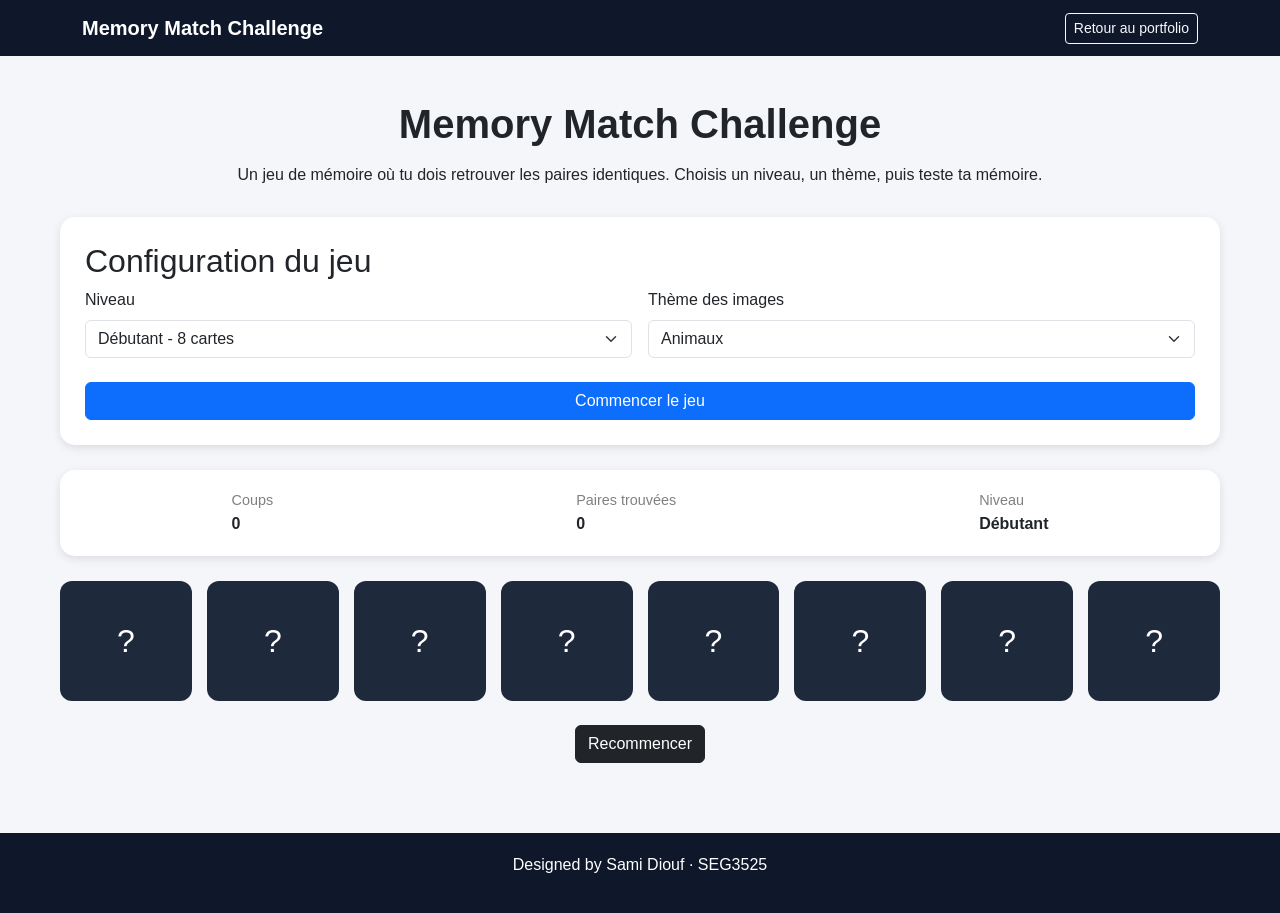
<file: memory.html>
<!DOCTYPE html>
<html lang="fr">
<head>
    <meta charset="UTF-8">
    <meta name="viewport" content="width=device-width, initial-scale=1.0">
    <title>Memory Match Challenge</title>

    <link href="https://cdn.jsdelivr.net/npm/bootstrap@5.3.3/dist/css/bootstrap.min.css" rel="stylesheet">
    <link rel="stylesheet" href="memory.css">
</head>

<body>

    <nav class="navbar navbar-expand-lg navbar-dark fixed-top">
        <div class="container">
            <a class="navbar-brand fw-bold" href="#">Memory Match Challenge</a>

            <div class="ms-auto">
                <a href="index.html" class="btn btn-outline-light btn-sm">Retour au portfolio</a>
            </div>
        </div>
    </nav>

    <main class="game-wrapper">

        <section class="intro-panel text-center">
            <h1>Memory Match Challenge</h1>
            <p>
                Un jeu de mémoire où tu dois retrouver les paires identiques.
                Choisis un niveau, un thème, puis teste ta mémoire.
            </p>
        </section>

        <section class="setup-panel">
            <h2>Configuration du jeu</h2>

            <div class="row g-3">

                <div class="col-md-6">
                    <label for="levelSelect" class="form-label">Niveau</label>
                    <select id="levelSelect" class="form-select">
                        <option value="easy">Débutant - 8 cartes</option>
                        <option value="medium">Intermédiaire - 12 cartes</option>
                        <option value="hard">Avancé - 16 cartes</option>
                    </select>
                </div>

                <div class="col-md-6">
                    <label for="themeSelect" class="form-label">Thème des images</label>
                    <select id="themeSelect" class="form-select">
                        <option value="animals">Animaux</option>
                        <option value="sports">Sports</option>
                        <option value="tech">Technologie</option>
                    </select>
                </div>

            </div>

            <button id="startBtn" class="btn btn-primary w-100 mt-4">
                Commencer le jeu
            </button>
        </section>

        <section class="stats-panel">
            <div>
                <span class="stat-label">Coups</span>
                <strong id="moves">0</strong>
            </div>

            <div>
                <span class="stat-label">Paires trouvées</span>
                <strong id="pairs">0</strong>
            </div>

            <div>
                <span class="stat-label">Niveau</span>
                <strong id="currentLevel">Débutant</strong>
            </div>
        </section>

        <section id="gameBoard" class="game-board"></section>

        <section id="messageBox" class="message-box d-none"></section>

        <section class="text-center mt-4">
            <button id="restartBtn" class="btn btn-dark">
                Recommencer
            </button>
        </section>

    </main>

    <footer>
        <p>Designed by Sami Diouf · SEG3525</p>
    </footer>

    <script src="memory.js"></script>
</body>
</html>
</file>
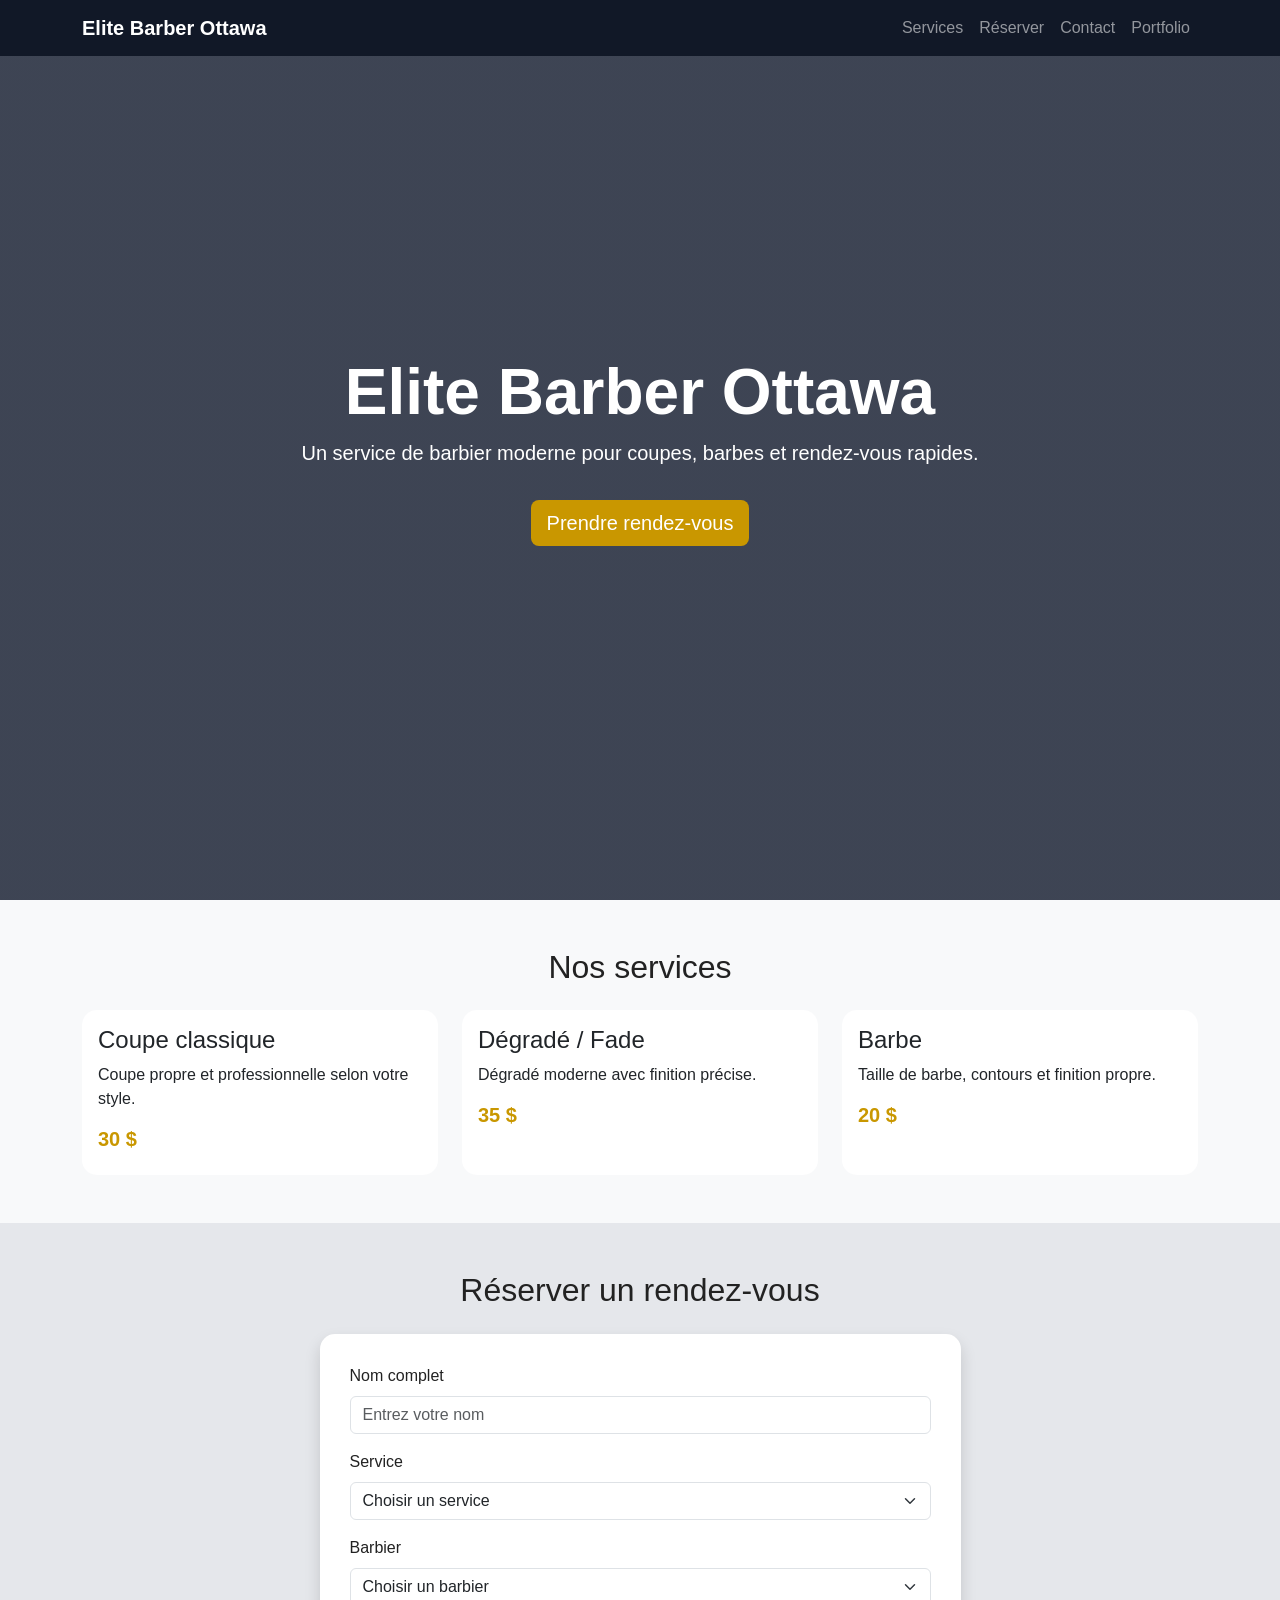
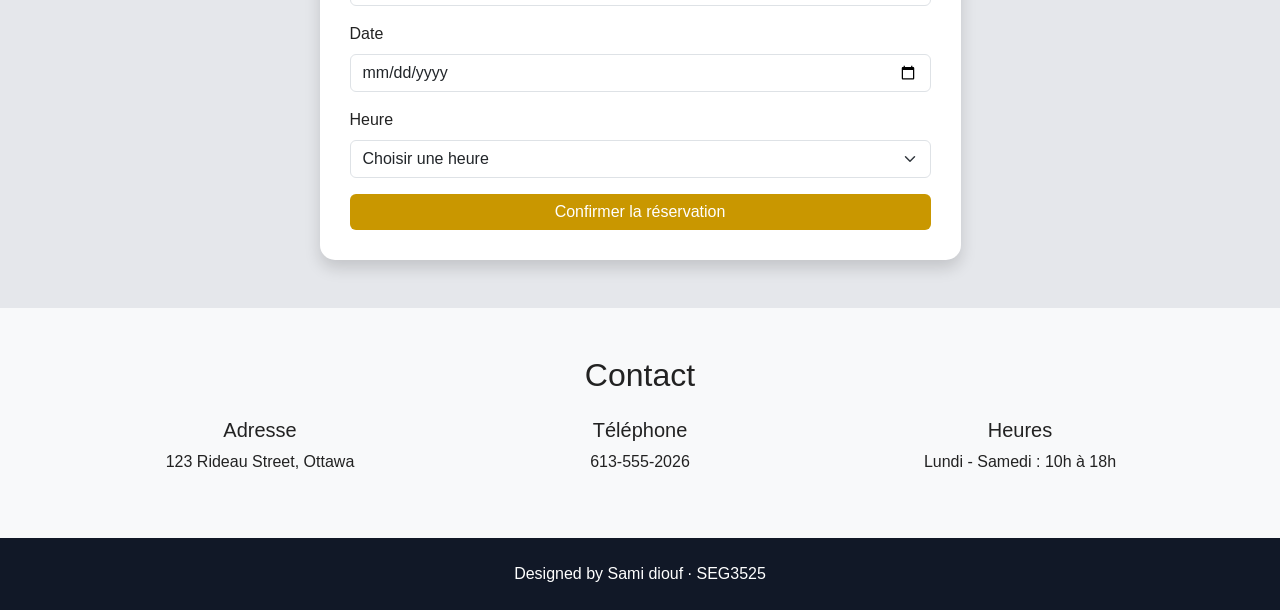
<file: service.html>
<!DOCTYPE html>
<html lang="fr">
<head>
  <meta charset="UTF-8" />
  <meta name="viewport" content="width=device-width, initial-scale=1.0" />

  <title>Elite Barber Ottawa</title>

  <link href="https://cdn.jsdelivr.net/npm/bootstrap@5.3.3/dist/css/bootstrap.min.css" rel="stylesheet">
  <link rel="stylesheet" href="service.css">
</head>

<body>

  <nav class="navbar navbar-expand-lg navbar-dark fixed-top">
    <div class="container">
      <a class="navbar-brand fw-bold" href="#">Elite Barber Ottawa</a>

      <button class="navbar-toggler" type="button" data-bs-toggle="collapse" data-bs-target="#barberMenu">
        <span class="navbar-toggler-icon"></span>
      </button>

      <div class="collapse navbar-collapse" id="barberMenu">
        <ul class="navbar-nav ms-auto">
          <li class="nav-item"><a class="nav-link" href="#services">Services</a></li>
          <li class="nav-item"><a class="nav-link" href="#booking">Réserver</a></li>
          <li class="nav-item"><a class="nav-link" href="#contact">Contact</a></li>
          <li class="nav-item"><a class="nav-link" href="index.html">Portfolio</a></li>
        </ul>
      </div>
    </div>
  </nav>

  <section class="hero d-flex align-items-center text-center">
    <div class="container">
      <h1 class="display-3 fw-bold">Elite Barber Ottawa</h1>
      <p class="lead">Un service de barbier moderne pour coupes, barbes et rendez-vous rapides.</p>
      <a href="#booking" class="btn btn-gold btn-lg mt-3">Prendre rendez-vous</a>
    </div>
  </section>

  <section id="services" class="container py-5">
    <h2 class="text-center mb-4">Nos services</h2>

    <div class="row g-4">
      <div class="col-md-4">
        <div class="card service-card h-100">
          <div class="card-body">
            <h4>Coupe classique</h4>
            <p>Coupe propre et professionnelle selon votre style.</p>
            <h5>30 $</h5>
          </div>
        </div>
      </div>

      <div class="col-md-4">
        <div class="card service-card h-100">
          <div class="card-body">
            <h4>Dégradé / Fade</h4>
            <p>Dégradé moderne avec finition précise.</p>
            <h5>35 $</h5>
          </div>
        </div>
      </div>

      <div class="col-md-4">
        <div class="card service-card h-100">
          <div class="card-body">
            <h4>Barbe</h4>
            <p>Taille de barbe, contours et finition propre.</p>
            <h5>20 $</h5>
          </div>
        </div>
      </div>
    </div>
  </section>

  <section id="booking" class="booking-section py-5">
    <div class="container">
      <h2 class="text-center mb-4">Réserver un rendez-vous</h2>

      <div class="row justify-content-center">
        <div class="col-lg-7">
          <form id="bookingForm" class="booking-form shadow">

            <div class="mb-3">
              <label class="form-label">Nom complet</label>
              <input type="text" id="name" class="form-control" placeholder="Entrez votre nom">
            </div>

            <div class="mb-3">
              <label class="form-label">Service</label>
              <select id="service" class="form-select">
                <option value="">Choisir un service</option>
                <option value="Coupe classique">Coupe classique - 30 $</option>
                <option value="Dégradé / Fade">Dégradé / Fade - 35 $</option>
                <option value="Barbe">Barbe - 20 $</option>
              </select>
            </div>

            <div class="mb-3">
              <label class="form-label">Barbier</label>
              <select id="barber" class="form-select">
                <option value="">Choisir un barbier</option>
                <option value="Adam">Adam</option>
                <option value="Karim">Karim</option>
                <option value="Youssef">Youssef</option>
              </select>
            </div>

            <div class="mb-3">
              <label class="form-label">Date</label>
              <input type="date" id="date" class="form-control">
            </div>

            <div class="mb-3">
              <label class="form-label">Heure</label>
              <select id="time" class="form-select">
                <option value="">Choisir une heure</option>
                <option value="10:00">10:00</option>
                <option value="12:00">12:00</option>
                <option value="14:00">14:00</option>
                <option value="16:00">16:00</option>
              </select>
            </div>

            <button type="submit" class="btn btn-gold w-100">
              Confirmer la réservation
            </button>

          </form>

          <div id="confirmation" class="alert alert-success mt-4 d-none"></div>
          <div id="errorMessage" class="alert alert-danger mt-4 d-none">
            Veuillez remplir tous les champs avant de confirmer.
          </div>

        </div>
      </div>
    </div>
  </section>

  <section id="contact" class="container py-5">
    <h2 class="text-center mb-4">Contact</h2>

    <div class="row text-center">
      <div class="col-md-4">
        <h5>Adresse</h5>
        <p>123 Rideau Street, Ottawa</p>
      </div>

      <div class="col-md-4">
        <h5>Téléphone</h5>
        <p>613-555-2026</p>
      </div>

      <div class="col-md-4">
        <h5>Heures</h5>
        <p>Lundi - Samedi : 10h à 18h</p>
      </div>
    </div>
  </section>

  <footer class="text-center py-4">
    <p class="mb-0">Designed by Sami diouf · SEG3525</p>
  </footer>

  <script src="service.js"></script>
  <script src="https://cdn.jsdelivr.net/npm/bootstrap@5.3.3/dist/js/bootstrap.bundle.min.js"></script>

</body>
</html>
</file>
<file: memory.css>
body{
    background:#f4f6f9;
    font-family: Arial, Helvetica, sans-serif;
    margin:0;
    padding-top:80px;
}

.navbar{
    background:#0f172a;
}

.game-wrapper{
    max-width:1200px;
    margin:auto;
    padding:20px;
}

.intro-panel{
    margin-bottom:30px;
}

.intro-panel h1{
    font-weight:bold;
    margin-bottom:15px;
}

.setup-panel{
    background:white;
    padding:25px;
    border-radius:15px;
    box-shadow:0 3px 10px rgba(0,0,0,0.1);
    margin-bottom:25px;
}

.stats-panel{
    display:flex;
    justify-content:space-around;
    align-items:center;
    background:white;
    padding:20px;
    border-radius:15px;
    margin-bottom:25px;
    box-shadow:0 3px 10px rgba(0,0,0,0.1);
}

.stat-label{
    display:block;
    font-size:0.9rem;
    color:gray;
}

.game-board{
    display:grid;
    grid-template-columns:repeat(auto-fit,minmax(120px,1fr));
    gap:15px;
}

.card-memory{
    height:120px;
    border-radius:12px;
    background:#1e293b;
    color:white;
    display:flex;
    justify-content:center;
    align-items:center;
    font-size:2rem;
    cursor:pointer;
    transition:0.3s;
    user-select:none;
}

.card-memory:hover{
    transform:scale(1.05);
}

.card-memory.flipped{
    background:#2563eb;
}

.card-memory.matched{
    background:#16a34a;
}

.message-box{
    margin-top:25px;
    background:#dcfce7;
    color:#166534;
    padding:20px;
    border-radius:12px;
    text-align:center;
    font-weight:bold;
}

footer{
    margin-top:50px;
    text-align:center;
    padding:20px;
    background:#0f172a;
    color:white;
}

@media(max-width:768px){

    .stats-panel{
        flex-direction:column;
        gap:15px;
    }

    .card-memory{
        height:100px;
        font-size:1.5rem;
    }
}
</file>
<file: service.css>
body{
  font-family: Arial, Helvetica, sans-serif;
  background-color: #f8f9fa;
  color: #222;
}

.navbar{
  background-color: #111827;
}

.hero{
  min-height: 100vh;
  background: linear-gradient(rgba(15, 23, 42, 0.8), rgba(15, 23, 42, 0.8)),
              url("https://images.unsplash.com/photo-1621605815971-fbc98d665033?q=80&w=1170&auto=format&fit=crop");
  background-size: cover;
  background-position: center;
  color: white;
}

.btn-gold{
  background-color: #c99700;
  color: white;
  border: none;
}

.btn-gold:hover{
  background-color: #a87f00;
  color: white;
}

.service-card{
  border: none;
  border-radius: 15px;
  transition: transform 0.3s ease;
}

.service-card:hover{
  transform: translateY(-6px);
}

.service-card h5{
  color: #c99700;
  font-weight: bold;
}

.booking-section{
  background-color: #e5e7eb;
}

.booking-form{
  background-color: white;
  padding: 30px;
  border-radius: 15px;
}

footer{
  background-color: #111827;
  color: white;
}
</file>
